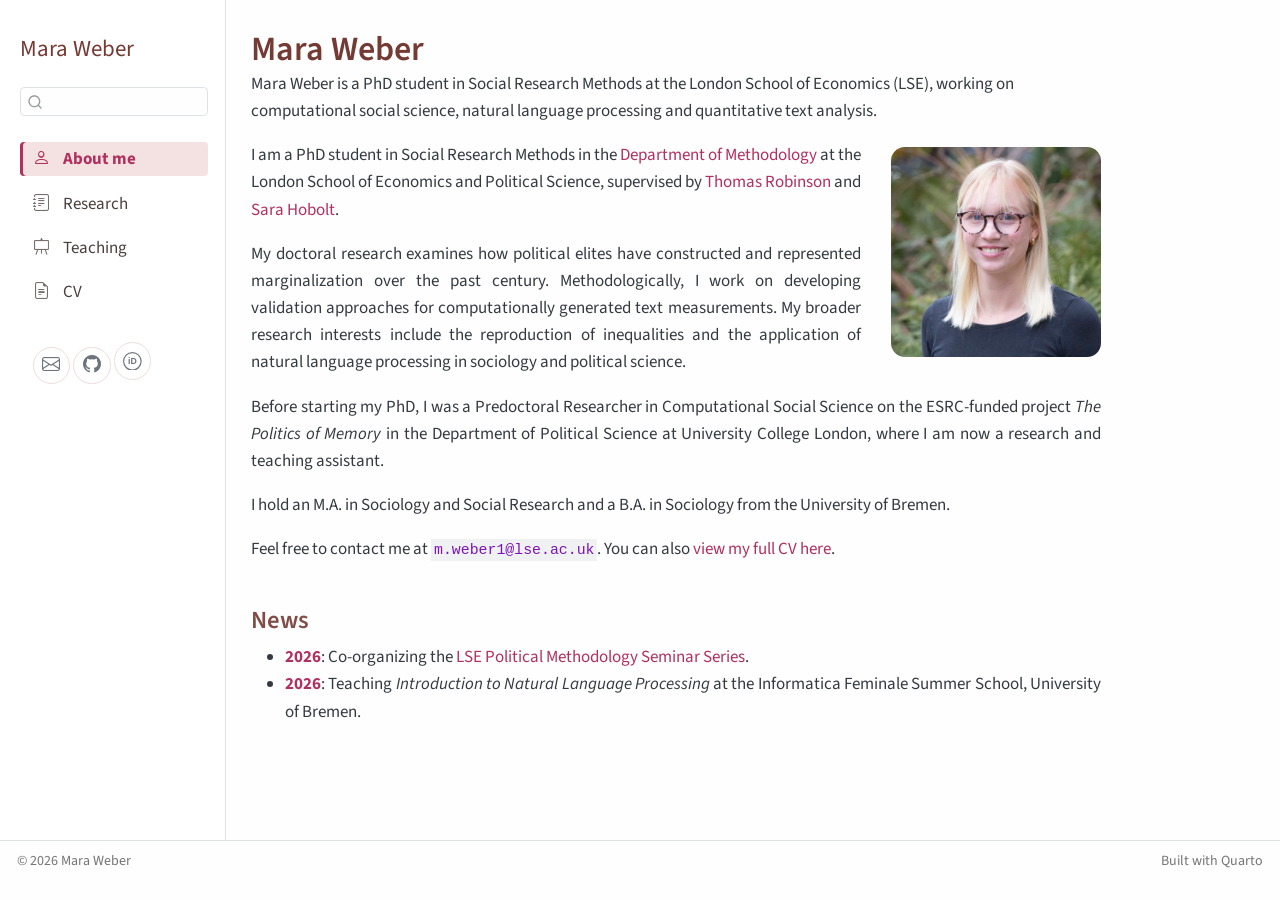
<file: index.html>
<!DOCTYPE html>
<html xmlns="http://www.w3.org/1999/xhtml" lang="en" xml:lang="en"><head>

<meta charset="utf-8">
<meta name="generator" content="quarto-1.10.18">

<meta name="viewport" content="width=device-width, initial-scale=1.0, user-scalable=yes">

<meta name="description" content="Mara Weber is a PhD student in Social Research Methods at the London School of Economics (LSE), working on computational social science, natural language processing and quantitative text analysis.">

<title>Mara Weber</title>
<style>
/* Default styles provided by pandoc.
** See https://pandoc.org/MANUAL.html#variables-for-html for config info.
*/
span.smallcaps{font-variant: small-caps;}
div.columns{display: flex; gap: 1.5em;}
div.column{flex: auto;}
@media screen {
div.columns{gap: min(4vw, 1.5em);}
div.column{overflow-x: auto;}
}
div.hanging-indent{margin-left: 1.5em; text-indent: -1.5em;}
ul.task-list{list-style: none;}
ul.task-list li input[type="checkbox"] {
  width: 0.8em;
  margin: 0 0.8em 0.2em -1em; /* quarto-specific, see https://github.com/quarto-dev/quarto-cli/issues/4556 */ 
  vertical-align: middle;
}
</style>


<script src="site_libs/quarto-nav/quarto-nav.js"></script>
<script src="site_libs/quarto-nav/headroom.min.js"></script>
<script src="site_libs/clipboard/clipboard.min.js"></script>
<script src="site_libs/quarto-search/autocomplete.umd.js"></script>
<script src="site_libs/quarto-search/fuse.min.js"></script>
<script src="site_libs/quarto-search/quarto-search.js"></script>
<meta name="quarto:offset" content="./">
<link href="./images/favicon.svg" rel="icon" type="image/svg+xml">
<script src="site_libs/quarto-html/quarto.js" type="module"></script>
<script src="site_libs/quarto-html/tabsets/tabsets.js" type="module"></script>
<script src="site_libs/quarto-html/popper.min.js"></script>
<script src="site_libs/quarto-html/tippy.umd.min.js"></script>
<script src="site_libs/quarto-html/anchor.min.js"></script>
<link href="site_libs/quarto-html/tippy.css" rel="stylesheet">
<link href="site_libs/quarto-html/quarto-syntax-highlighting-64a204ab8560d761af7679ceaba22944.css" rel="stylesheet" id="quarto-text-highlighting-styles">
<script src="site_libs/bootstrap/bootstrap.min.js"></script>
<link href="site_libs/bootstrap/bootstrap-icons.css" rel="stylesheet">
<link href="site_libs/bootstrap/bootstrap-e20942fcc55a26b953b46695094b68a5.min.css" rel="stylesheet" append-hash="true" id="quarto-bootstrap" data-mode="light">
<script id="quarto-search-options" type="application/json">{
  "location": "sidebar",
  "copy-button": false,
  "collapse-after": 3,
  "panel-placement": "start",
  "type": "textbox",
  "limit": 50,
  "keyboard-shortcut": [
    "f",
    "/",
    "s"
  ],
  "show-item-context": false,
  "language": {
    "search-no-results-text": "No results",
    "search-matching-documents-text": "matching documents",
    "search-copy-link-title": "Copy link to search",
    "search-hide-matches-text": "Hide additional matches",
    "search-more-match-text": "more match in this document",
    "search-more-matches-text": "more matches in this document",
    "search-clear-button-title": "Clear",
    "search-text-placeholder": "",
    "search-detached-cancel-button-title": "Cancel",
    "search-submit-button-title": "Submit",
    "search-label": "Search"
  }
}</script>
<style>html{ scroll-behavior: smooth; }</style>
<meta name="google-site-verification" content="Zqq8sbmOnCHsfgMhKdx9o4PV3wAynNf_Cgp8A-0gIIA">


<meta property="og:title" content="Mara Weber">
<meta property="og:description" content="Mara Weber is a PhD student in Social Research Methods at the London School of Economics (LSE), working on computational social science, natural language processing and quantitative text analysis.">
<meta property="og:image" content="https://marathwe.github.io/images/profile.jpg">
<meta property="og:site_name" content="Mara Weber">
</head>

<body class="nav-sidebar docked fullcontent quarto-light">

<div id="quarto-search-results"></div>
  <header id="quarto-header" class="headroom fixed-top">
  <nav class="quarto-secondary-nav">
    <div class="container-fluid d-flex">
      <button type="button" class="quarto-btn-toggle btn" data-bs-toggle="collapse" role="button" data-bs-target=".quarto-sidebar-collapse-item" aria-controls="quarto-sidebar" aria-expanded="false" aria-label="Toggle sidebar navigation" onclick="if (window.quartoToggleHeadroom) { window.quartoToggleHeadroom(); }">
        <i class="bi bi-layout-text-sidebar-reverse"></i>
      </button>
        <nav class="quarto-page-breadcrumbs" aria-label="breadcrumb"><ol class="breadcrumb"><li class="breadcrumb-item"><a href="./index.html"><i class="bi bi-person"></i> About me</a></li></ol></nav>
        <a class="flex-grow-1" role="navigation" data-bs-toggle="collapse" data-bs-target=".quarto-sidebar-collapse-item" aria-controls="quarto-sidebar" aria-expanded="false" aria-label="Toggle sidebar navigation" onclick="if (window.quartoToggleHeadroom) { window.quartoToggleHeadroom(); }">      
        </a>
      <button type="button" class="btn quarto-search-button" aria-label="Search" onclick="window.quartoOpenSearch();">
        <i class="bi bi-search"></i>
      </button>
    </div>
  </nav>
</header>
<!-- content -->
<div id="quarto-content" class="quarto-container page-columns page-rows-contents page-layout-article">
<!-- sidebar -->
  <nav id="quarto-sidebar" class="sidebar collapse collapse-horizontal quarto-sidebar-collapse-item sidebar-navigation docked overflow-auto">
    <div class="pt-lg-2 mt-2 text-left sidebar-header">
    <div class="sidebar-title mb-0 py-0">
      <a href="./">Mara Weber</a> 
    </div>
      </div>
        <div class="mt-2 flex-shrink-0 align-items-center">
        <div class="sidebar-search">
        <div id="quarto-search" class="" title="Search"></div>
        </div>
        </div>
    <div class="sidebar-menu-container"> 
    <ul class="list-unstyled mt-1">
        <li class="sidebar-item">
  <div class="sidebar-item-container"> 
  <a href="./index.html" class="sidebar-item-text sidebar-link active">
 <span class="menu-text"><i class="bi bi-person"></i> About me</span></a>
  </div>
</li>
        <li class="sidebar-item">
  <div class="sidebar-item-container"> 
  <a href="./research.html" class="sidebar-item-text sidebar-link">
 <span class="menu-text"><i class="bi bi-journal-text"></i> Research</span></a>
  </div>
</li>
        <li class="sidebar-item">
  <div class="sidebar-item-container"> 
  <a href="./teaching.html" class="sidebar-item-text sidebar-link">
 <span class="menu-text"><i class="bi bi-easel"></i> Teaching</span></a>
  </div>
</li>
        <li class="sidebar-item">
  <div class="sidebar-item-container"> 
  <a href="./cv.html" class="sidebar-item-text sidebar-link">
 <span class="menu-text"><i class="bi bi-file-earmark-text"></i> CV</span></a>
  </div>
</li>
    </ul>
    </div>
<div class="quarto-sidebar-footer"><div class="sidebar-footer-item">
<div class="sidebar-icons">
<p><a href="mailto:maratheresaweber@googlemail.com" aria-label="Email" title="Email"><i class="bi bi-envelope"></i></a> <a href="https://github.com/marathwe" aria-label="GitHub" title="GitHub"><i class="bi bi-github"></i></a> <a href="https://orcid.org/0009-0000-2102-072X" aria-label="ORCID" title="ORCID"><svg class="orcid-icon" viewbox="0 0 256 256" aria-hidden="true"><circle cx="128" cy="128" r="120" fill="none" stroke="currentColor" stroke-width="16"></circle><text x="128" y="170" text-anchor="middle" font-family="Arial, sans-serif" font-weight="700" font-size="120" fill="currentColor">iD</text></svg></a></p>
</div>
</div></div></nav>
<div id="quarto-sidebar-glass" class="quarto-sidebar-collapse-item" data-bs-toggle="collapse" data-bs-target=".quarto-sidebar-collapse-item"></div>
<!-- margin-sidebar -->
    
<!-- main -->
<main class="content" id="quarto-document-content">

<header id="title-block-header" class="quarto-title-block default">
<div class="quarto-title">
<h1 class="title">Mara Weber</h1>
</div>

<div>
  <div class="description">
    Mara Weber is a PhD student in Social Research Methods at the London School of Economics (LSE), working on computational social science, natural language processing and quantitative text analysis.
  </div>
</div>


<div class="quarto-title-meta">

    
  
    
  </div>
  


</header>


<p><img src="images/profile-face.jpg" class="profile-photo img-fluid" alt="Portrait of Mara Weber"></p>
<p>I am a PhD student in Social Research Methods in the <a href="https://www.lse.ac.uk/methodology">Department of Methodology</a> at the London School of Economics and Political Science, supervised by <a href="https://ts-robinson.com/">Thomas Robinson</a> and <a href="https://hobolt.com/">Sara Hobolt</a>.</p>
<p>My doctoral research examines how political elites have constructed and represented marginalization over the past century. Methodologically, I work on developing validation approaches for computationally generated text measurements. My broader research interests include the reproduction of inequalities and the application of natural language processing in sociology and political science.</p>
<p>Before starting my PhD, I was a Predoctoral Researcher in Computational Social Science on the ESRC-funded project <em>The Politics of Memory</em> in the Department of Political Science at University College London, where I am now a research and teaching assistant.</p>
<p>I hold an M.A.&nbsp;in Sociology and Social Research and a B.A. in Sociology from the University of Bremen.</p>
<p>Feel free to contact me at <code>m.weber1@lse.ac.uk</code>. You can also <a href="files/CV_Weber.pdf">view my full CV here</a>.</p>
<div class="clear">

</div>
<section id="news" class="level3">
<h3 class="anchored" data-anchor-id="news">News</h3>
<ul>
<li><strong>2026</strong>: Co-organizing the <a href="https://www.lse.ac.uk/methodology/research/lse-political-methodology-seminar-series">LSE Political Methodology Seminar Series</a>.</li>
<li><strong>2026</strong>: Teaching <em>Introduction to Natural Language Processing</em> at the Informatica Feminale Summer School, University of Bremen.</li>
</ul>


</section>

</main> <!-- /main -->
<script id="quarto-html-after-body" type="application/javascript">
  window.document.addEventListener("DOMContentLoaded", function (event) {
    const icon = "";
    const anchorJS = new window.AnchorJS();
    anchorJS.options = {
      placement: 'right',
      icon: icon
    };
    anchorJS.add('.anchored');
    const isCodeAnnotation = (el) => {
      for (const clz of el.classList) {
        if (clz.startsWith('code-annotation-')) {                     
          return true;
        }
      }
      return false;
    }
    const onCopySuccess = function(e) {
      // button target
      const button = e.trigger;
      // don't keep focus
      button.blur();
      // flash "checked"
      button.classList.add('code-copy-button-checked');
      var currentTitle = button.getAttribute("title");
      button.setAttribute("title", "Copied!");
      let tooltip;
      if (window.bootstrap) {
        button.setAttribute("data-bs-toggle", "tooltip");
        button.setAttribute("data-bs-placement", "left");
        button.setAttribute("data-bs-title", "Copied!");
        tooltip = new bootstrap.Tooltip(button, 
          { trigger: "manual", 
            customClass: "code-copy-button-tooltip",
            offset: [0, -8]});
        tooltip.show();    
      }
      setTimeout(function() {
        if (tooltip) {
          tooltip.hide();
          button.removeAttribute("data-bs-title");
          button.removeAttribute("data-bs-toggle");
          button.removeAttribute("data-bs-placement");
        }
        button.setAttribute("title", currentTitle);
        button.classList.remove('code-copy-button-checked');
      }, 1000);
      // clear code selection
      e.clearSelection();
    }
    const getTextToCopy = function(trigger) {
      const outerScaffold = trigger.parentElement.cloneNode(true);
      const codeEl = outerScaffold.querySelector('code');
      for (const childEl of codeEl.children) {
        if (isCodeAnnotation(childEl)) {
          childEl.remove();
        }
      }
      return codeEl.innerText;
    }
    const clipboard = new window.ClipboardJS('.code-copy-button:not([data-in-quarto-modal])', {
      text: getTextToCopy
    });
    clipboard.on('success', onCopySuccess);
    if (window.document.getElementById('quarto-embedded-source-code-modal')) {
      const clipboardModal = new window.ClipboardJS('.code-copy-button[data-in-quarto-modal]', {
        text: getTextToCopy,
        container: window.document.getElementById('quarto-embedded-source-code-modal')
      });
      clipboardModal.on('success', onCopySuccess);
    }
      var localhostRegex = new RegExp(/^(?:http|https):\/\/localhost\:?[0-9]*\//);
      var mailtoRegex = new RegExp(/^mailto:/);
        var filterRegex = new RegExp("https:\/\/marathwe\.github\.io");
      var isInternal = (href) => {
          return filterRegex.test(href) || localhostRegex.test(href) || mailtoRegex.test(href);
      }
      // Inspect non-navigation links and adorn them if external
     var links = window.document.querySelectorAll('a[href]:not(.nav-link):not(.navbar-brand):not(.toc-action):not(.sidebar-link):not(.sidebar-item-toggle):not(.pagination-link):not(.no-external):not([aria-hidden]):not(.dropdown-item):not(.quarto-navigation-tool):not(.about-link)');
      for (var i=0; i<links.length; i++) {
        const link = links[i];
        if (!isInternal(link.href)) {
          // undo the damage that might have been done by quarto-nav.js in the case of
          // links that we want to consider external
          if (link.dataset.originalHref !== undefined) {
            link.href = link.dataset.originalHref;
          }
            // target, if specified
            link.setAttribute("target", "_blank");
            if (link.getAttribute("rel") === null) {
              link.setAttribute("rel", "noopener");
            }
        }
      }
    function tippyHover(el, contentFn, onTriggerFn, onUntriggerFn) {
      const config = {
        allowHTML: true,
        maxWidth: 500,
        delay: 100,
        arrow: false,
        appendTo: function(el) {
            return el.parentElement;
        },
        interactive: true,
        interactiveBorder: 10,
        theme: 'quarto',
        placement: 'bottom-start',
      };
      if (contentFn) {
        config.content = contentFn;
      }
      if (onTriggerFn) {
        config.onTrigger = onTriggerFn;
      }
      if (onUntriggerFn) {
        config.onUntrigger = onUntriggerFn;
      }
      window.tippy(el, config); 
    }
    const noterefs = window.document.querySelectorAll('a[role="doc-noteref"]');
    for (var i=0; i<noterefs.length; i++) {
      const ref = noterefs[i];
      tippyHover(ref, function() {
        // use id or data attribute instead here
        let href = ref.getAttribute('data-footnote-href') || ref.getAttribute('href');
        try { href = new URL(href).hash; } catch {}
        const id = href.replace(/^#\/?/, "");
        const note = window.document.getElementById(id);
        if (note) {
          return note.innerHTML;
        } else {
          return "";
        }
      });
    }
    const xrefs = window.document.querySelectorAll('a.quarto-xref');
    const processXRef = (id, note) => {
      // Strip column container classes
      const stripColumnClz = (el) => {
        el.classList.remove("page-full", "page-columns");
        if (el.children) {
          for (const child of el.children) {
            stripColumnClz(child);
          }
        }
      }
      stripColumnClz(note)
      if (id === null || id.startsWith('sec-')) {
        // Special case sections, only their first couple elements
        const container = document.createElement("div");
        if (note.children && note.children.length > 2) {
          container.appendChild(note.children[0].cloneNode(true));
          for (let i = 1; i < note.children.length; i++) {
            const child = note.children[i];
            if (child.tagName === "P" && child.innerText === "") {
              continue;
            } else {
              container.appendChild(child.cloneNode(true));
              break;
            }
          }
          if (window.Quarto?.typesetMath) {
            window.Quarto.typesetMath(container);
          }
          return container.innerHTML
        } else {
          if (window.Quarto?.typesetMath) {
            window.Quarto.typesetMath(note);
          }
          return note.innerHTML;
        }
      } else {
        // Remove any anchor links if they are present
        const anchorLink = note.querySelector('a.anchorjs-link');
        if (anchorLink) {
          anchorLink.remove();
        }
        if (window.Quarto?.typesetMath) {
          window.Quarto.typesetMath(note);
        }
        if (note.classList.contains("callout")) {
          return note.outerHTML;
        } else {
          return note.innerHTML;
        }
      }
    }
    for (var i=0; i<xrefs.length; i++) {
      const xref = xrefs[i];
      tippyHover(xref, undefined, function(instance) {
        instance.disable();
        let url = xref.getAttribute('href');
        let hash = undefined; 
        if (url.startsWith('#')) {
          hash = url;
        } else {
          try { hash = new URL(url).hash; } catch {}
        }
        if (hash) {
          const id = hash.replace(/^#\/?/, "");
          const note = window.document.getElementById(id);
          if (note !== null) {
            try {
              const html = processXRef(id, note.cloneNode(true));
              instance.setContent(html);
            } finally {
              instance.enable();
              instance.show();
            }
          } else {
            // See if we can fetch this
            fetch(url.split('#')[0])
            .then(res => res.text())
            .then(html => {
              const parser = new DOMParser();
              const htmlDoc = parser.parseFromString(html, "text/html");
              const note = htmlDoc.getElementById(id);
              if (note !== null) {
                const html = processXRef(id, note);
                instance.setContent(html);
              } 
            }).finally(() => {
              instance.enable();
              instance.show();
            });
          }
        } else {
          // See if we can fetch a full url (with no hash to target)
          // This is a special case and we should probably do some content thinning / targeting
          fetch(url)
          .then(res => res.text())
          .then(html => {
            const parser = new DOMParser();
            const htmlDoc = parser.parseFromString(html, "text/html");
            const note = htmlDoc.querySelector('main.content');
            if (note !== null) {
              // This should only happen for chapter cross references
              // (since there is no id in the URL)
              // remove the first header
              if (note.children.length > 0 && note.children[0].tagName === "HEADER") {
                note.children[0].remove();
              }
              const html = processXRef(null, note);
              instance.setContent(html);
            } 
          }).finally(() => {
            instance.enable();
            instance.show();
          });
        }
      }, function(instance) {
      });
    }
        let selectedAnnoteEl;
        const selectorForAnnotation = ( cell, annotation) => {
          let cellAttr = 'data-code-cell="' + cell + '"';
          let lineAttr = 'data-code-annotation="' +  annotation + '"';
          const selector = 'span[' + cellAttr + '][' + lineAttr + ']';
          return selector;
        }
        const selectCodeLines = (annoteEl) => {
          const doc = window.document;
          const targetCell = annoteEl.getAttribute("data-target-cell");
          const targetAnnotation = annoteEl.getAttribute("data-target-annotation");
          const annoteSpan = window.document.querySelector(selectorForAnnotation(targetCell, targetAnnotation));
          const lines = annoteSpan.getAttribute("data-code-lines").split(",");
          const lineIds = lines.map((line) => {
            return targetCell + "-" + line;
          })
          let top = null;
          let height = null;
          let parent = null;
          if (lineIds.length > 0) {
              //compute the position of the single el (top and bottom and make a div)
              const el = window.document.getElementById(lineIds[0]);
              top = el.offsetTop;
              height = el.offsetHeight;
              parent = el.parentElement.parentElement;
            if (lineIds.length > 1) {
              const lastEl = window.document.getElementById(lineIds[lineIds.length - 1]);
              const bottom = lastEl.offsetTop + lastEl.offsetHeight;
              height = bottom - top;
            }
            if (top !== null && height !== null && parent !== null) {
              // cook up a div (if necessary) and position it 
              let div = window.document.getElementById("code-annotation-line-highlight");
              if (div === null) {
                div = window.document.createElement("div");
                div.setAttribute("id", "code-annotation-line-highlight");
                div.style.position = 'absolute';
                parent.appendChild(div);
              }
              div.style.top = top - 2 + "px";
              div.style.height = height + 4 + "px";
              div.style.left = 0;
              let gutterDiv = window.document.getElementById("code-annotation-line-highlight-gutter");
              if (gutterDiv === null) {
                gutterDiv = window.document.createElement("div");
                gutterDiv.setAttribute("id", "code-annotation-line-highlight-gutter");
                gutterDiv.style.position = 'absolute';
                const codeCell = window.document.getElementById(targetCell);
                const gutter = codeCell.querySelector('.code-annotation-gutter');
                gutter.appendChild(gutterDiv);
              }
              gutterDiv.style.top = top - 2 + "px";
              gutterDiv.style.height = height + 4 + "px";
            }
            selectedAnnoteEl = annoteEl;
          }
        };
        const unselectCodeLines = () => {
          const elementsIds = ["code-annotation-line-highlight", "code-annotation-line-highlight-gutter"];
          elementsIds.forEach((elId) => {
            const div = window.document.getElementById(elId);
            if (div) {
              div.remove();
            }
          });
          selectedAnnoteEl = undefined;
        };
          // Handle positioning of the toggle
      window.addEventListener(
        "resize",
        throttle(() => {
          elRect = undefined;
          if (selectedAnnoteEl) {
            selectCodeLines(selectedAnnoteEl);
          }
        }, 10)
      );
      function throttle(fn, ms) {
      let throttle = false;
      let timer;
        return (...args) => {
          if(!throttle) { // first call gets through
              fn.apply(this, args);
              throttle = true;
          } else { // all the others get throttled
              if(timer) clearTimeout(timer); // cancel #2
              timer = setTimeout(() => {
                fn.apply(this, args);
                timer = throttle = false;
              }, ms);
          }
        };
      }
        // Attach click handler to the DT
        const annoteDls = window.document.querySelectorAll('dt[data-target-cell]');
        for (const annoteDlNode of annoteDls) {
          annoteDlNode.addEventListener('click', (event) => {
            const clickedEl = event.target;
            if (clickedEl !== selectedAnnoteEl) {
              unselectCodeLines();
              const activeEl = window.document.querySelector('dt[data-target-cell].code-annotation-active');
              if (activeEl) {
                activeEl.classList.remove('code-annotation-active');
              }
              selectCodeLines(clickedEl);
              clickedEl.classList.add('code-annotation-active');
            } else {
              // Unselect the line
              unselectCodeLines();
              clickedEl.classList.remove('code-annotation-active');
            }
          });
        }
    const findCites = (el) => {
      const parentEl = el.parentElement;
      if (parentEl) {
        const cites = parentEl.dataset.cites;
        if (cites) {
          return {
            el,
            cites: cites.split(' ')
          };
        } else {
          return findCites(el.parentElement)
        }
      } else {
        return undefined;
      }
    };
    var bibliorefs = window.document.querySelectorAll('a[role="doc-biblioref"]');
    for (var i=0; i<bibliorefs.length; i++) {
      const ref = bibliorefs[i];
      const citeInfo = findCites(ref);
      if (citeInfo) {
        tippyHover(citeInfo.el, function() {
          var popup = window.document.createElement('div');
          citeInfo.cites.forEach(function(cite) {
            var citeDiv = window.document.createElement('div');
            citeDiv.classList.add('hanging-indent');
            citeDiv.classList.add('csl-entry');
            var biblioDiv = window.document.getElementById('ref-' + cite);
            if (biblioDiv) {
              citeDiv.innerHTML = biblioDiv.innerHTML;
            }
            popup.appendChild(citeDiv);
          });
          return popup.innerHTML;
        });
      }
    }
  });
  </script>
</div> <!-- /content -->
<footer class="footer">
  <div class="nav-footer">
    <div class="nav-footer-left">
<p>© 2026 Mara Weber</p>
</div>   
    <div class="nav-footer-center">
      &nbsp;
    </div>
    <div class="nav-footer-right">
<p>Built with <a href="https://quarto.org">Quarto</a></p>
</div>
  </div>
</footer>




<script src="site_libs/quarto-html/zenscroll-min.js"></script>
</body></html>
</file>
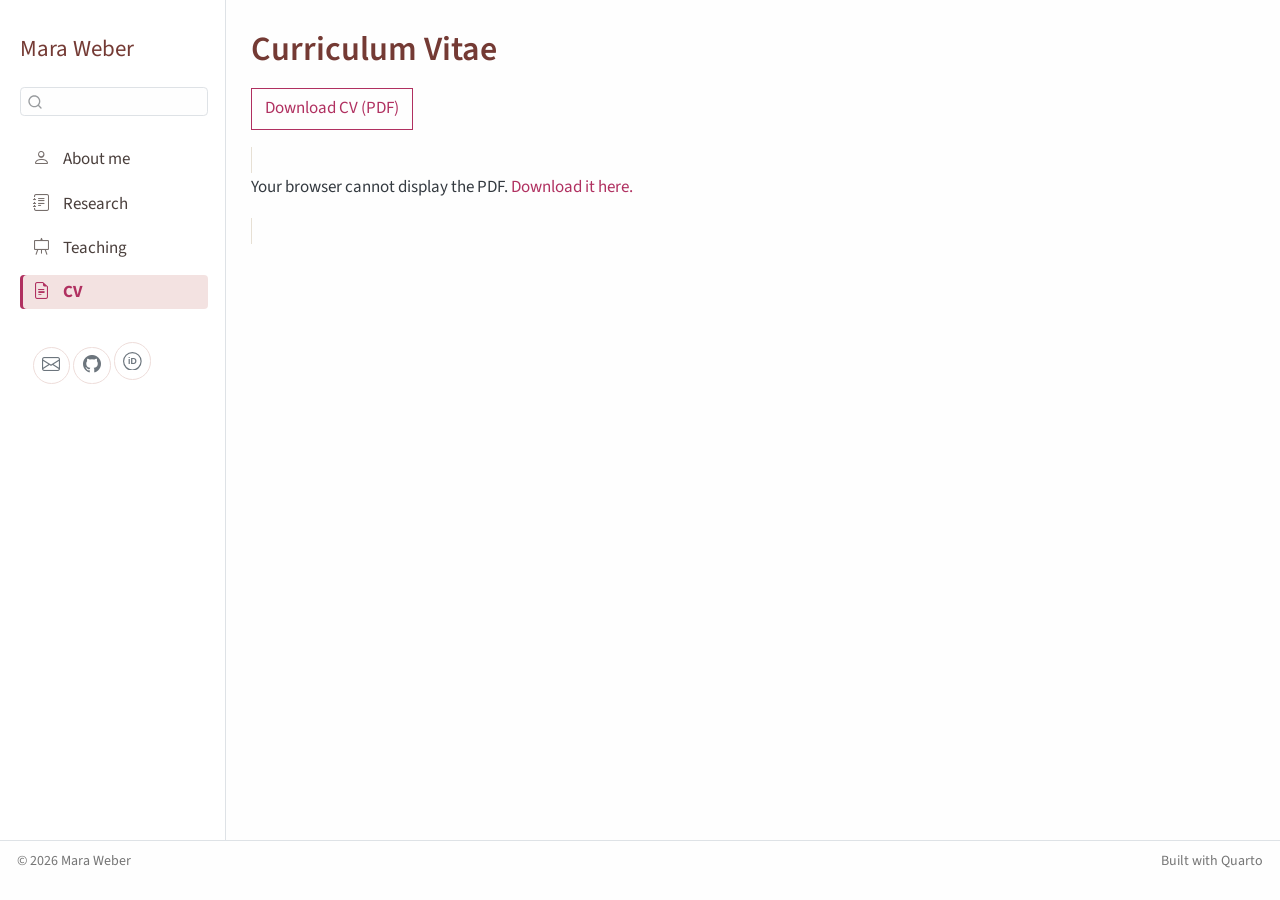
<file: cv.html>
<!DOCTYPE html>
<html xmlns="http://www.w3.org/1999/xhtml" lang="en" xml:lang="en"><head>

<meta charset="utf-8">
<meta name="generator" content="quarto-1.10.18">

<meta name="viewport" content="width=device-width, initial-scale=1.0, user-scalable=yes">


<title>Curriculum Vitae – Mara Weber</title>
<style>
/* Default styles provided by pandoc.
** See https://pandoc.org/MANUAL.html#variables-for-html for config info.
*/
span.smallcaps{font-variant: small-caps;}
div.columns{display: flex; gap: 1.5em;}
div.column{flex: auto;}
@media screen {
div.columns{gap: min(4vw, 1.5em);}
div.column{overflow-x: auto;}
}
div.hanging-indent{margin-left: 1.5em; text-indent: -1.5em;}
ul.task-list{list-style: none;}
ul.task-list li input[type="checkbox"] {
  width: 0.8em;
  margin: 0 0.8em 0.2em -1em; /* quarto-specific, see https://github.com/quarto-dev/quarto-cli/issues/4556 */ 
  vertical-align: middle;
}
</style>


<script src="site_libs/quarto-nav/quarto-nav.js"></script>
<script src="site_libs/quarto-nav/headroom.min.js"></script>
<script src="site_libs/clipboard/clipboard.min.js"></script>
<script src="site_libs/quarto-search/autocomplete.umd.js"></script>
<script src="site_libs/quarto-search/fuse.min.js"></script>
<script src="site_libs/quarto-search/quarto-search.js"></script>
<meta name="quarto:offset" content="./">
<link href="./images/favicon.svg" rel="icon" type="image/svg+xml">
<script src="site_libs/quarto-html/quarto.js" type="module"></script>
<script src="site_libs/quarto-html/tabsets/tabsets.js" type="module"></script>
<script src="site_libs/quarto-html/popper.min.js"></script>
<script src="site_libs/quarto-html/tippy.umd.min.js"></script>
<script src="site_libs/quarto-html/anchor.min.js"></script>
<link href="site_libs/quarto-html/tippy.css" rel="stylesheet">
<link href="site_libs/quarto-html/quarto-syntax-highlighting-64a204ab8560d761af7679ceaba22944.css" rel="stylesheet" id="quarto-text-highlighting-styles">
<script src="site_libs/bootstrap/bootstrap.min.js"></script>
<link href="site_libs/bootstrap/bootstrap-icons.css" rel="stylesheet">
<link href="site_libs/bootstrap/bootstrap-e20942fcc55a26b953b46695094b68a5.min.css" rel="stylesheet" append-hash="true" id="quarto-bootstrap" data-mode="light">
<script id="quarto-search-options" type="application/json">{
  "location": "sidebar",
  "copy-button": false,
  "collapse-after": 3,
  "panel-placement": "start",
  "type": "textbox",
  "limit": 50,
  "keyboard-shortcut": [
    "f",
    "/",
    "s"
  ],
  "show-item-context": false,
  "language": {
    "search-no-results-text": "No results",
    "search-matching-documents-text": "matching documents",
    "search-copy-link-title": "Copy link to search",
    "search-hide-matches-text": "Hide additional matches",
    "search-more-match-text": "more match in this document",
    "search-more-matches-text": "more matches in this document",
    "search-clear-button-title": "Clear",
    "search-text-placeholder": "",
    "search-detached-cancel-button-title": "Cancel",
    "search-submit-button-title": "Submit",
    "search-label": "Search"
  }
}</script>
<style>html{ scroll-behavior: smooth; }</style>
<meta name="google-site-verification" content="Zqq8sbmOnCHsfgMhKdx9o4PV3wAynNf_Cgp8A-0gIIA">


<meta property="og:title" content="Curriculum Vitae – Mara Weber">
<meta property="og:description" content="Mara Weber, PhD student in Social Research Methods at the London School of Economics, working on computational social science and quantitative text analysis.">
<meta property="og:site_name" content="Mara Weber">
</head>

<body class="nav-sidebar docked fullcontent quarto-light">

<div id="quarto-search-results"></div>
  <header id="quarto-header" class="headroom fixed-top">
  <nav class="quarto-secondary-nav">
    <div class="container-fluid d-flex">
      <button type="button" class="quarto-btn-toggle btn" data-bs-toggle="collapse" role="button" data-bs-target=".quarto-sidebar-collapse-item" aria-controls="quarto-sidebar" aria-expanded="false" aria-label="Toggle sidebar navigation" onclick="if (window.quartoToggleHeadroom) { window.quartoToggleHeadroom(); }">
        <i class="bi bi-layout-text-sidebar-reverse"></i>
      </button>
        <nav class="quarto-page-breadcrumbs" aria-label="breadcrumb"><ol class="breadcrumb"><li class="breadcrumb-item"><a href="./cv.html"><i class="bi bi-file-earmark-text"></i> CV</a></li></ol></nav>
        <a class="flex-grow-1" role="navigation" data-bs-toggle="collapse" data-bs-target=".quarto-sidebar-collapse-item" aria-controls="quarto-sidebar" aria-expanded="false" aria-label="Toggle sidebar navigation" onclick="if (window.quartoToggleHeadroom) { window.quartoToggleHeadroom(); }">      
        </a>
      <button type="button" class="btn quarto-search-button" aria-label="Search" onclick="window.quartoOpenSearch();">
        <i class="bi bi-search"></i>
      </button>
    </div>
  </nav>
</header>
<!-- content -->
<div id="quarto-content" class="quarto-container page-columns page-rows-contents page-layout-article">
<!-- sidebar -->
  <nav id="quarto-sidebar" class="sidebar collapse collapse-horizontal quarto-sidebar-collapse-item sidebar-navigation docked overflow-auto">
    <div class="pt-lg-2 mt-2 text-left sidebar-header">
    <div class="sidebar-title mb-0 py-0">
      <a href="./">Mara Weber</a> 
    </div>
      </div>
        <div class="mt-2 flex-shrink-0 align-items-center">
        <div class="sidebar-search">
        <div id="quarto-search" class="" title="Search"></div>
        </div>
        </div>
    <div class="sidebar-menu-container"> 
    <ul class="list-unstyled mt-1">
        <li class="sidebar-item">
  <div class="sidebar-item-container"> 
  <a href="./index.html" class="sidebar-item-text sidebar-link">
 <span class="menu-text"><i class="bi bi-person"></i> About me</span></a>
  </div>
</li>
        <li class="sidebar-item">
  <div class="sidebar-item-container"> 
  <a href="./research.html" class="sidebar-item-text sidebar-link">
 <span class="menu-text"><i class="bi bi-journal-text"></i> Research</span></a>
  </div>
</li>
        <li class="sidebar-item">
  <div class="sidebar-item-container"> 
  <a href="./teaching.html" class="sidebar-item-text sidebar-link">
 <span class="menu-text"><i class="bi bi-easel"></i> Teaching</span></a>
  </div>
</li>
        <li class="sidebar-item">
  <div class="sidebar-item-container"> 
  <a href="./cv.html" class="sidebar-item-text sidebar-link active">
 <span class="menu-text"><i class="bi bi-file-earmark-text"></i> CV</span></a>
  </div>
</li>
    </ul>
    </div>
<div class="quarto-sidebar-footer"><div class="sidebar-footer-item">
<div class="sidebar-icons">
<p><a href="mailto:maratheresaweber@googlemail.com" aria-label="Email" title="Email"><i class="bi bi-envelope"></i></a> <a href="https://github.com/marathwe" aria-label="GitHub" title="GitHub"><i class="bi bi-github"></i></a> <a href="https://orcid.org/0009-0000-2102-072X" aria-label="ORCID" title="ORCID"><svg class="orcid-icon" viewbox="0 0 256 256" aria-hidden="true"><circle cx="128" cy="128" r="120" fill="none" stroke="currentColor" stroke-width="16"></circle><text x="128" y="170" text-anchor="middle" font-family="Arial, sans-serif" font-weight="700" font-size="120" fill="currentColor">iD</text></svg></a></p>
</div>
</div></div></nav>
<div id="quarto-sidebar-glass" class="quarto-sidebar-collapse-item" data-bs-toggle="collapse" data-bs-target=".quarto-sidebar-collapse-item"></div>
<!-- margin-sidebar -->
    
<!-- main -->
<main class="content" id="quarto-document-content">

<header id="title-block-header" class="quarto-title-block default">
<div class="quarto-title">
<h1 class="title">Curriculum Vitae</h1>
</div>



<div class="quarto-title-meta">

    
  
    
  </div>
  


</header>


<p><a href="files/CV_Weber.pdf" class="btn btn-outline-primary">Download CV (PDF)</a></p>
<object data="files/CV_Weber.pdf" type="application/pdf" width="100%" style="height: 85vh; margin-top: 1rem; border: 1px solid #e7e0d4;">
  <p>Your browser cannot display the PDF. <a href="files/CV_Weber.pdf">Download it here.</a></p>
</object>



</main> <!-- /main -->
<script id="quarto-html-after-body" type="application/javascript">
  window.document.addEventListener("DOMContentLoaded", function (event) {
    const icon = "";
    const anchorJS = new window.AnchorJS();
    anchorJS.options = {
      placement: 'right',
      icon: icon
    };
    anchorJS.add('.anchored');
    const isCodeAnnotation = (el) => {
      for (const clz of el.classList) {
        if (clz.startsWith('code-annotation-')) {                     
          return true;
        }
      }
      return false;
    }
    const onCopySuccess = function(e) {
      // button target
      const button = e.trigger;
      // don't keep focus
      button.blur();
      // flash "checked"
      button.classList.add('code-copy-button-checked');
      var currentTitle = button.getAttribute("title");
      button.setAttribute("title", "Copied!");
      let tooltip;
      if (window.bootstrap) {
        button.setAttribute("data-bs-toggle", "tooltip");
        button.setAttribute("data-bs-placement", "left");
        button.setAttribute("data-bs-title", "Copied!");
        tooltip = new bootstrap.Tooltip(button, 
          { trigger: "manual", 
            customClass: "code-copy-button-tooltip",
            offset: [0, -8]});
        tooltip.show();    
      }
      setTimeout(function() {
        if (tooltip) {
          tooltip.hide();
          button.removeAttribute("data-bs-title");
          button.removeAttribute("data-bs-toggle");
          button.removeAttribute("data-bs-placement");
        }
        button.setAttribute("title", currentTitle);
        button.classList.remove('code-copy-button-checked');
      }, 1000);
      // clear code selection
      e.clearSelection();
    }
    const getTextToCopy = function(trigger) {
      const outerScaffold = trigger.parentElement.cloneNode(true);
      const codeEl = outerScaffold.querySelector('code');
      for (const childEl of codeEl.children) {
        if (isCodeAnnotation(childEl)) {
          childEl.remove();
        }
      }
      return codeEl.innerText;
    }
    const clipboard = new window.ClipboardJS('.code-copy-button:not([data-in-quarto-modal])', {
      text: getTextToCopy
    });
    clipboard.on('success', onCopySuccess);
    if (window.document.getElementById('quarto-embedded-source-code-modal')) {
      const clipboardModal = new window.ClipboardJS('.code-copy-button[data-in-quarto-modal]', {
        text: getTextToCopy,
        container: window.document.getElementById('quarto-embedded-source-code-modal')
      });
      clipboardModal.on('success', onCopySuccess);
    }
      var localhostRegex = new RegExp(/^(?:http|https):\/\/localhost\:?[0-9]*\//);
      var mailtoRegex = new RegExp(/^mailto:/);
        var filterRegex = new RegExp("https:\/\/marathwe\.github\.io");
      var isInternal = (href) => {
          return filterRegex.test(href) || localhostRegex.test(href) || mailtoRegex.test(href);
      }
      // Inspect non-navigation links and adorn them if external
     var links = window.document.querySelectorAll('a[href]:not(.nav-link):not(.navbar-brand):not(.toc-action):not(.sidebar-link):not(.sidebar-item-toggle):not(.pagination-link):not(.no-external):not([aria-hidden]):not(.dropdown-item):not(.quarto-navigation-tool):not(.about-link)');
      for (var i=0; i<links.length; i++) {
        const link = links[i];
        if (!isInternal(link.href)) {
          // undo the damage that might have been done by quarto-nav.js in the case of
          // links that we want to consider external
          if (link.dataset.originalHref !== undefined) {
            link.href = link.dataset.originalHref;
          }
            // target, if specified
            link.setAttribute("target", "_blank");
            if (link.getAttribute("rel") === null) {
              link.setAttribute("rel", "noopener");
            }
        }
      }
    function tippyHover(el, contentFn, onTriggerFn, onUntriggerFn) {
      const config = {
        allowHTML: true,
        maxWidth: 500,
        delay: 100,
        arrow: false,
        appendTo: function(el) {
            return el.parentElement;
        },
        interactive: true,
        interactiveBorder: 10,
        theme: 'quarto',
        placement: 'bottom-start',
      };
      if (contentFn) {
        config.content = contentFn;
      }
      if (onTriggerFn) {
        config.onTrigger = onTriggerFn;
      }
      if (onUntriggerFn) {
        config.onUntrigger = onUntriggerFn;
      }
      window.tippy(el, config); 
    }
    const noterefs = window.document.querySelectorAll('a[role="doc-noteref"]');
    for (var i=0; i<noterefs.length; i++) {
      const ref = noterefs[i];
      tippyHover(ref, function() {
        // use id or data attribute instead here
        let href = ref.getAttribute('data-footnote-href') || ref.getAttribute('href');
        try { href = new URL(href).hash; } catch {}
        const id = href.replace(/^#\/?/, "");
        const note = window.document.getElementById(id);
        if (note) {
          return note.innerHTML;
        } else {
          return "";
        }
      });
    }
    const xrefs = window.document.querySelectorAll('a.quarto-xref');
    const processXRef = (id, note) => {
      // Strip column container classes
      const stripColumnClz = (el) => {
        el.classList.remove("page-full", "page-columns");
        if (el.children) {
          for (const child of el.children) {
            stripColumnClz(child);
          }
        }
      }
      stripColumnClz(note)
      if (id === null || id.startsWith('sec-')) {
        // Special case sections, only their first couple elements
        const container = document.createElement("div");
        if (note.children && note.children.length > 2) {
          container.appendChild(note.children[0].cloneNode(true));
          for (let i = 1; i < note.children.length; i++) {
            const child = note.children[i];
            if (child.tagName === "P" && child.innerText === "") {
              continue;
            } else {
              container.appendChild(child.cloneNode(true));
              break;
            }
          }
          if (window.Quarto?.typesetMath) {
            window.Quarto.typesetMath(container);
          }
          return container.innerHTML
        } else {
          if (window.Quarto?.typesetMath) {
            window.Quarto.typesetMath(note);
          }
          return note.innerHTML;
        }
      } else {
        // Remove any anchor links if they are present
        const anchorLink = note.querySelector('a.anchorjs-link');
        if (anchorLink) {
          anchorLink.remove();
        }
        if (window.Quarto?.typesetMath) {
          window.Quarto.typesetMath(note);
        }
        if (note.classList.contains("callout")) {
          return note.outerHTML;
        } else {
          return note.innerHTML;
        }
      }
    }
    for (var i=0; i<xrefs.length; i++) {
      const xref = xrefs[i];
      tippyHover(xref, undefined, function(instance) {
        instance.disable();
        let url = xref.getAttribute('href');
        let hash = undefined; 
        if (url.startsWith('#')) {
          hash = url;
        } else {
          try { hash = new URL(url).hash; } catch {}
        }
        if (hash) {
          const id = hash.replace(/^#\/?/, "");
          const note = window.document.getElementById(id);
          if (note !== null) {
            try {
              const html = processXRef(id, note.cloneNode(true));
              instance.setContent(html);
            } finally {
              instance.enable();
              instance.show();
            }
          } else {
            // See if we can fetch this
            fetch(url.split('#')[0])
            .then(res => res.text())
            .then(html => {
              const parser = new DOMParser();
              const htmlDoc = parser.parseFromString(html, "text/html");
              const note = htmlDoc.getElementById(id);
              if (note !== null) {
                const html = processXRef(id, note);
                instance.setContent(html);
              } 
            }).finally(() => {
              instance.enable();
              instance.show();
            });
          }
        } else {
          // See if we can fetch a full url (with no hash to target)
          // This is a special case and we should probably do some content thinning / targeting
          fetch(url)
          .then(res => res.text())
          .then(html => {
            const parser = new DOMParser();
            const htmlDoc = parser.parseFromString(html, "text/html");
            const note = htmlDoc.querySelector('main.content');
            if (note !== null) {
              // This should only happen for chapter cross references
              // (since there is no id in the URL)
              // remove the first header
              if (note.children.length > 0 && note.children[0].tagName === "HEADER") {
                note.children[0].remove();
              }
              const html = processXRef(null, note);
              instance.setContent(html);
            } 
          }).finally(() => {
            instance.enable();
            instance.show();
          });
        }
      }, function(instance) {
      });
    }
        let selectedAnnoteEl;
        const selectorForAnnotation = ( cell, annotation) => {
          let cellAttr = 'data-code-cell="' + cell + '"';
          let lineAttr = 'data-code-annotation="' +  annotation + '"';
          const selector = 'span[' + cellAttr + '][' + lineAttr + ']';
          return selector;
        }
        const selectCodeLines = (annoteEl) => {
          const doc = window.document;
          const targetCell = annoteEl.getAttribute("data-target-cell");
          const targetAnnotation = annoteEl.getAttribute("data-target-annotation");
          const annoteSpan = window.document.querySelector(selectorForAnnotation(targetCell, targetAnnotation));
          const lines = annoteSpan.getAttribute("data-code-lines").split(",");
          const lineIds = lines.map((line) => {
            return targetCell + "-" + line;
          })
          let top = null;
          let height = null;
          let parent = null;
          if (lineIds.length > 0) {
              //compute the position of the single el (top and bottom and make a div)
              const el = window.document.getElementById(lineIds[0]);
              top = el.offsetTop;
              height = el.offsetHeight;
              parent = el.parentElement.parentElement;
            if (lineIds.length > 1) {
              const lastEl = window.document.getElementById(lineIds[lineIds.length - 1]);
              const bottom = lastEl.offsetTop + lastEl.offsetHeight;
              height = bottom - top;
            }
            if (top !== null && height !== null && parent !== null) {
              // cook up a div (if necessary) and position it 
              let div = window.document.getElementById("code-annotation-line-highlight");
              if (div === null) {
                div = window.document.createElement("div");
                div.setAttribute("id", "code-annotation-line-highlight");
                div.style.position = 'absolute';
                parent.appendChild(div);
              }
              div.style.top = top - 2 + "px";
              div.style.height = height + 4 + "px";
              div.style.left = 0;
              let gutterDiv = window.document.getElementById("code-annotation-line-highlight-gutter");
              if (gutterDiv === null) {
                gutterDiv = window.document.createElement("div");
                gutterDiv.setAttribute("id", "code-annotation-line-highlight-gutter");
                gutterDiv.style.position = 'absolute';
                const codeCell = window.document.getElementById(targetCell);
                const gutter = codeCell.querySelector('.code-annotation-gutter');
                gutter.appendChild(gutterDiv);
              }
              gutterDiv.style.top = top - 2 + "px";
              gutterDiv.style.height = height + 4 + "px";
            }
            selectedAnnoteEl = annoteEl;
          }
        };
        const unselectCodeLines = () => {
          const elementsIds = ["code-annotation-line-highlight", "code-annotation-line-highlight-gutter"];
          elementsIds.forEach((elId) => {
            const div = window.document.getElementById(elId);
            if (div) {
              div.remove();
            }
          });
          selectedAnnoteEl = undefined;
        };
          // Handle positioning of the toggle
      window.addEventListener(
        "resize",
        throttle(() => {
          elRect = undefined;
          if (selectedAnnoteEl) {
            selectCodeLines(selectedAnnoteEl);
          }
        }, 10)
      );
      function throttle(fn, ms) {
      let throttle = false;
      let timer;
        return (...args) => {
          if(!throttle) { // first call gets through
              fn.apply(this, args);
              throttle = true;
          } else { // all the others get throttled
              if(timer) clearTimeout(timer); // cancel #2
              timer = setTimeout(() => {
                fn.apply(this, args);
                timer = throttle = false;
              }, ms);
          }
        };
      }
        // Attach click handler to the DT
        const annoteDls = window.document.querySelectorAll('dt[data-target-cell]');
        for (const annoteDlNode of annoteDls) {
          annoteDlNode.addEventListener('click', (event) => {
            const clickedEl = event.target;
            if (clickedEl !== selectedAnnoteEl) {
              unselectCodeLines();
              const activeEl = window.document.querySelector('dt[data-target-cell].code-annotation-active');
              if (activeEl) {
                activeEl.classList.remove('code-annotation-active');
              }
              selectCodeLines(clickedEl);
              clickedEl.classList.add('code-annotation-active');
            } else {
              // Unselect the line
              unselectCodeLines();
              clickedEl.classList.remove('code-annotation-active');
            }
          });
        }
    const findCites = (el) => {
      const parentEl = el.parentElement;
      if (parentEl) {
        const cites = parentEl.dataset.cites;
        if (cites) {
          return {
            el,
            cites: cites.split(' ')
          };
        } else {
          return findCites(el.parentElement)
        }
      } else {
        return undefined;
      }
    };
    var bibliorefs = window.document.querySelectorAll('a[role="doc-biblioref"]');
    for (var i=0; i<bibliorefs.length; i++) {
      const ref = bibliorefs[i];
      const citeInfo = findCites(ref);
      if (citeInfo) {
        tippyHover(citeInfo.el, function() {
          var popup = window.document.createElement('div');
          citeInfo.cites.forEach(function(cite) {
            var citeDiv = window.document.createElement('div');
            citeDiv.classList.add('hanging-indent');
            citeDiv.classList.add('csl-entry');
            var biblioDiv = window.document.getElementById('ref-' + cite);
            if (biblioDiv) {
              citeDiv.innerHTML = biblioDiv.innerHTML;
            }
            popup.appendChild(citeDiv);
          });
          return popup.innerHTML;
        });
      }
    }
  });
  </script>
</div> <!-- /content -->
<footer class="footer">
  <div class="nav-footer">
    <div class="nav-footer-left">
<p>© 2026 Mara Weber</p>
</div>   
    <div class="nav-footer-center">
      &nbsp;
    </div>
    <div class="nav-footer-right">
<p>Built with <a href="https://quarto.org">Quarto</a></p>
</div>
  </div>
</footer>




<script src="site_libs/quarto-html/zenscroll-min.js"></script>
</body></html>
</file>
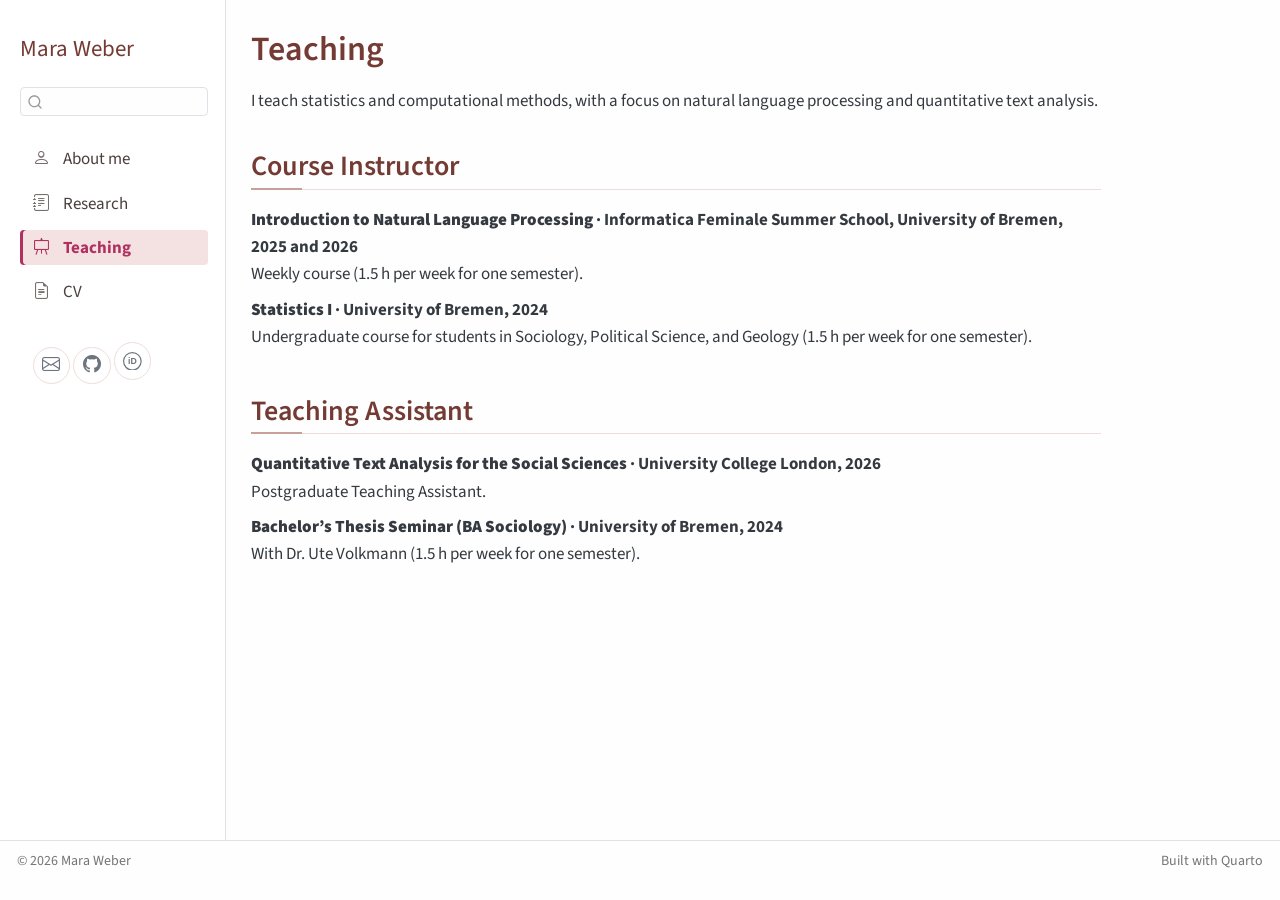
<file: teaching.html>
<!DOCTYPE html>
<html xmlns="http://www.w3.org/1999/xhtml" lang="en" xml:lang="en"><head>

<meta charset="utf-8">
<meta name="generator" content="quarto-1.10.18">

<meta name="viewport" content="width=device-width, initial-scale=1.0, user-scalable=yes">


<title>Teaching – Mara Weber</title>
<style>
/* Default styles provided by pandoc.
** See https://pandoc.org/MANUAL.html#variables-for-html for config info.
*/
span.smallcaps{font-variant: small-caps;}
div.columns{display: flex; gap: 1.5em;}
div.column{flex: auto;}
@media screen {
div.columns{gap: min(4vw, 1.5em);}
div.column{overflow-x: auto;}
}
div.hanging-indent{margin-left: 1.5em; text-indent: -1.5em;}
ul.task-list{list-style: none;}
ul.task-list li input[type="checkbox"] {
  width: 0.8em;
  margin: 0 0.8em 0.2em -1em; /* quarto-specific, see https://github.com/quarto-dev/quarto-cli/issues/4556 */ 
  vertical-align: middle;
}
</style>


<script src="site_libs/quarto-nav/quarto-nav.js"></script>
<script src="site_libs/quarto-nav/headroom.min.js"></script>
<script src="site_libs/clipboard/clipboard.min.js"></script>
<script src="site_libs/quarto-search/autocomplete.umd.js"></script>
<script src="site_libs/quarto-search/fuse.min.js"></script>
<script src="site_libs/quarto-search/quarto-search.js"></script>
<meta name="quarto:offset" content="./">
<link href="./images/favicon.svg" rel="icon" type="image/svg+xml">
<script src="site_libs/quarto-html/quarto.js" type="module"></script>
<script src="site_libs/quarto-html/tabsets/tabsets.js" type="module"></script>
<script src="site_libs/quarto-html/popper.min.js"></script>
<script src="site_libs/quarto-html/tippy.umd.min.js"></script>
<script src="site_libs/quarto-html/anchor.min.js"></script>
<link href="site_libs/quarto-html/tippy.css" rel="stylesheet">
<link href="site_libs/quarto-html/quarto-syntax-highlighting-64a204ab8560d761af7679ceaba22944.css" rel="stylesheet" id="quarto-text-highlighting-styles">
<script src="site_libs/bootstrap/bootstrap.min.js"></script>
<link href="site_libs/bootstrap/bootstrap-icons.css" rel="stylesheet">
<link href="site_libs/bootstrap/bootstrap-e20942fcc55a26b953b46695094b68a5.min.css" rel="stylesheet" append-hash="true" id="quarto-bootstrap" data-mode="light">
<script id="quarto-search-options" type="application/json">{
  "location": "sidebar",
  "copy-button": false,
  "collapse-after": 3,
  "panel-placement": "start",
  "type": "textbox",
  "limit": 50,
  "keyboard-shortcut": [
    "f",
    "/",
    "s"
  ],
  "show-item-context": false,
  "language": {
    "search-no-results-text": "No results",
    "search-matching-documents-text": "matching documents",
    "search-copy-link-title": "Copy link to search",
    "search-hide-matches-text": "Hide additional matches",
    "search-more-match-text": "more match in this document",
    "search-more-matches-text": "more matches in this document",
    "search-clear-button-title": "Clear",
    "search-text-placeholder": "",
    "search-detached-cancel-button-title": "Cancel",
    "search-submit-button-title": "Submit",
    "search-label": "Search"
  }
}</script>
<style>html{ scroll-behavior: smooth; }</style>
<meta name="google-site-verification" content="Zqq8sbmOnCHsfgMhKdx9o4PV3wAynNf_Cgp8A-0gIIA">


<meta property="og:title" content="Teaching – Mara Weber">
<meta property="og:description" content="Mara Weber, PhD student in Social Research Methods at the London School of Economics, working on computational social science and quantitative text analysis.">
<meta property="og:site_name" content="Mara Weber">
</head>

<body class="nav-sidebar docked fullcontent quarto-light">

<div id="quarto-search-results"></div>
  <header id="quarto-header" class="headroom fixed-top">
  <nav class="quarto-secondary-nav">
    <div class="container-fluid d-flex">
      <button type="button" class="quarto-btn-toggle btn" data-bs-toggle="collapse" role="button" data-bs-target=".quarto-sidebar-collapse-item" aria-controls="quarto-sidebar" aria-expanded="false" aria-label="Toggle sidebar navigation" onclick="if (window.quartoToggleHeadroom) { window.quartoToggleHeadroom(); }">
        <i class="bi bi-layout-text-sidebar-reverse"></i>
      </button>
        <nav class="quarto-page-breadcrumbs" aria-label="breadcrumb"><ol class="breadcrumb"><li class="breadcrumb-item"><a href="./teaching.html"><i class="bi bi-easel"></i> Teaching</a></li></ol></nav>
        <a class="flex-grow-1" role="navigation" data-bs-toggle="collapse" data-bs-target=".quarto-sidebar-collapse-item" aria-controls="quarto-sidebar" aria-expanded="false" aria-label="Toggle sidebar navigation" onclick="if (window.quartoToggleHeadroom) { window.quartoToggleHeadroom(); }">      
        </a>
      <button type="button" class="btn quarto-search-button" aria-label="Search" onclick="window.quartoOpenSearch();">
        <i class="bi bi-search"></i>
      </button>
    </div>
  </nav>
</header>
<!-- content -->
<div id="quarto-content" class="quarto-container page-columns page-rows-contents page-layout-article">
<!-- sidebar -->
  <nav id="quarto-sidebar" class="sidebar collapse collapse-horizontal quarto-sidebar-collapse-item sidebar-navigation docked overflow-auto">
    <div class="pt-lg-2 mt-2 text-left sidebar-header">
    <div class="sidebar-title mb-0 py-0">
      <a href="./">Mara Weber</a> 
    </div>
      </div>
        <div class="mt-2 flex-shrink-0 align-items-center">
        <div class="sidebar-search">
        <div id="quarto-search" class="" title="Search"></div>
        </div>
        </div>
    <div class="sidebar-menu-container"> 
    <ul class="list-unstyled mt-1">
        <li class="sidebar-item">
  <div class="sidebar-item-container"> 
  <a href="./index.html" class="sidebar-item-text sidebar-link">
 <span class="menu-text"><i class="bi bi-person"></i> About me</span></a>
  </div>
</li>
        <li class="sidebar-item">
  <div class="sidebar-item-container"> 
  <a href="./research.html" class="sidebar-item-text sidebar-link">
 <span class="menu-text"><i class="bi bi-journal-text"></i> Research</span></a>
  </div>
</li>
        <li class="sidebar-item">
  <div class="sidebar-item-container"> 
  <a href="./teaching.html" class="sidebar-item-text sidebar-link active">
 <span class="menu-text"><i class="bi bi-easel"></i> Teaching</span></a>
  </div>
</li>
        <li class="sidebar-item">
  <div class="sidebar-item-container"> 
  <a href="./cv.html" class="sidebar-item-text sidebar-link">
 <span class="menu-text"><i class="bi bi-file-earmark-text"></i> CV</span></a>
  </div>
</li>
    </ul>
    </div>
<div class="quarto-sidebar-footer"><div class="sidebar-footer-item">
<div class="sidebar-icons">
<p><a href="mailto:maratheresaweber@googlemail.com" aria-label="Email" title="Email"><i class="bi bi-envelope"></i></a> <a href="https://github.com/marathwe" aria-label="GitHub" title="GitHub"><i class="bi bi-github"></i></a> <a href="https://orcid.org/0009-0000-2102-072X" aria-label="ORCID" title="ORCID"><svg class="orcid-icon" viewbox="0 0 256 256" aria-hidden="true"><circle cx="128" cy="128" r="120" fill="none" stroke="currentColor" stroke-width="16"></circle><text x="128" y="170" text-anchor="middle" font-family="Arial, sans-serif" font-weight="700" font-size="120" fill="currentColor">iD</text></svg></a></p>
</div>
</div></div></nav>
<div id="quarto-sidebar-glass" class="quarto-sidebar-collapse-item" data-bs-toggle="collapse" data-bs-target=".quarto-sidebar-collapse-item"></div>
<!-- margin-sidebar -->
    
<!-- main -->
<main class="content" id="quarto-document-content">

<header id="title-block-header" class="quarto-title-block default">
<div class="quarto-title">
<h1 class="title">Teaching</h1>
</div>



<div class="quarto-title-meta">

    
  
    
  </div>
  


</header>


<p>I teach statistics and computational methods, with a focus on natural language processing and quantitative text analysis.</p>
<section id="course-instructor" class="level2">
<h2 class="anchored" data-anchor-id="course-instructor">Course Instructor</h2>
<dl>
<dt><strong>Introduction to Natural Language Processing</strong> · Informatica Feminale Summer School, University of Bremen, 2025 and 2026</dt>
<dd>
Weekly course (1.5 h per week for one semester).
</dd>
<dt><strong>Statistics I</strong> · University of Bremen, 2024</dt>
<dd>
Undergraduate course for students in Sociology, Political Science, and Geology (1.5 h per week for one semester).
</dd>
</dl>
</section>
<section id="teaching-assistant" class="level2">
<h2 class="anchored" data-anchor-id="teaching-assistant">Teaching Assistant</h2>
<dl>
<dt><strong>Quantitative Text Analysis for the Social Sciences</strong> · University College London, 2026</dt>
<dd>
Postgraduate Teaching Assistant.
</dd>
<dt><strong>Bachelor’s Thesis Seminar (BA Sociology)</strong> · University of Bremen, 2024</dt>
<dd>
With Dr.&nbsp;Ute Volkmann (1.5 h per week for one semester).
</dd>
</dl>


</section>

</main> <!-- /main -->
<script id="quarto-html-after-body" type="application/javascript">
  window.document.addEventListener("DOMContentLoaded", function (event) {
    const icon = "";
    const anchorJS = new window.AnchorJS();
    anchorJS.options = {
      placement: 'right',
      icon: icon
    };
    anchorJS.add('.anchored');
    const isCodeAnnotation = (el) => {
      for (const clz of el.classList) {
        if (clz.startsWith('code-annotation-')) {                     
          return true;
        }
      }
      return false;
    }
    const onCopySuccess = function(e) {
      // button target
      const button = e.trigger;
      // don't keep focus
      button.blur();
      // flash "checked"
      button.classList.add('code-copy-button-checked');
      var currentTitle = button.getAttribute("title");
      button.setAttribute("title", "Copied!");
      let tooltip;
      if (window.bootstrap) {
        button.setAttribute("data-bs-toggle", "tooltip");
        button.setAttribute("data-bs-placement", "left");
        button.setAttribute("data-bs-title", "Copied!");
        tooltip = new bootstrap.Tooltip(button, 
          { trigger: "manual", 
            customClass: "code-copy-button-tooltip",
            offset: [0, -8]});
        tooltip.show();    
      }
      setTimeout(function() {
        if (tooltip) {
          tooltip.hide();
          button.removeAttribute("data-bs-title");
          button.removeAttribute("data-bs-toggle");
          button.removeAttribute("data-bs-placement");
        }
        button.setAttribute("title", currentTitle);
        button.classList.remove('code-copy-button-checked');
      }, 1000);
      // clear code selection
      e.clearSelection();
    }
    const getTextToCopy = function(trigger) {
      const outerScaffold = trigger.parentElement.cloneNode(true);
      const codeEl = outerScaffold.querySelector('code');
      for (const childEl of codeEl.children) {
        if (isCodeAnnotation(childEl)) {
          childEl.remove();
        }
      }
      return codeEl.innerText;
    }
    const clipboard = new window.ClipboardJS('.code-copy-button:not([data-in-quarto-modal])', {
      text: getTextToCopy
    });
    clipboard.on('success', onCopySuccess);
    if (window.document.getElementById('quarto-embedded-source-code-modal')) {
      const clipboardModal = new window.ClipboardJS('.code-copy-button[data-in-quarto-modal]', {
        text: getTextToCopy,
        container: window.document.getElementById('quarto-embedded-source-code-modal')
      });
      clipboardModal.on('success', onCopySuccess);
    }
      var localhostRegex = new RegExp(/^(?:http|https):\/\/localhost\:?[0-9]*\//);
      var mailtoRegex = new RegExp(/^mailto:/);
        var filterRegex = new RegExp("https:\/\/marathwe\.github\.io");
      var isInternal = (href) => {
          return filterRegex.test(href) || localhostRegex.test(href) || mailtoRegex.test(href);
      }
      // Inspect non-navigation links and adorn them if external
     var links = window.document.querySelectorAll('a[href]:not(.nav-link):not(.navbar-brand):not(.toc-action):not(.sidebar-link):not(.sidebar-item-toggle):not(.pagination-link):not(.no-external):not([aria-hidden]):not(.dropdown-item):not(.quarto-navigation-tool):not(.about-link)');
      for (var i=0; i<links.length; i++) {
        const link = links[i];
        if (!isInternal(link.href)) {
          // undo the damage that might have been done by quarto-nav.js in the case of
          // links that we want to consider external
          if (link.dataset.originalHref !== undefined) {
            link.href = link.dataset.originalHref;
          }
            // target, if specified
            link.setAttribute("target", "_blank");
            if (link.getAttribute("rel") === null) {
              link.setAttribute("rel", "noopener");
            }
        }
      }
    function tippyHover(el, contentFn, onTriggerFn, onUntriggerFn) {
      const config = {
        allowHTML: true,
        maxWidth: 500,
        delay: 100,
        arrow: false,
        appendTo: function(el) {
            return el.parentElement;
        },
        interactive: true,
        interactiveBorder: 10,
        theme: 'quarto',
        placement: 'bottom-start',
      };
      if (contentFn) {
        config.content = contentFn;
      }
      if (onTriggerFn) {
        config.onTrigger = onTriggerFn;
      }
      if (onUntriggerFn) {
        config.onUntrigger = onUntriggerFn;
      }
      window.tippy(el, config); 
    }
    const noterefs = window.document.querySelectorAll('a[role="doc-noteref"]');
    for (var i=0; i<noterefs.length; i++) {
      const ref = noterefs[i];
      tippyHover(ref, function() {
        // use id or data attribute instead here
        let href = ref.getAttribute('data-footnote-href') || ref.getAttribute('href');
        try { href = new URL(href).hash; } catch {}
        const id = href.replace(/^#\/?/, "");
        const note = window.document.getElementById(id);
        if (note) {
          return note.innerHTML;
        } else {
          return "";
        }
      });
    }
    const xrefs = window.document.querySelectorAll('a.quarto-xref');
    const processXRef = (id, note) => {
      // Strip column container classes
      const stripColumnClz = (el) => {
        el.classList.remove("page-full", "page-columns");
        if (el.children) {
          for (const child of el.children) {
            stripColumnClz(child);
          }
        }
      }
      stripColumnClz(note)
      if (id === null || id.startsWith('sec-')) {
        // Special case sections, only their first couple elements
        const container = document.createElement("div");
        if (note.children && note.children.length > 2) {
          container.appendChild(note.children[0].cloneNode(true));
          for (let i = 1; i < note.children.length; i++) {
            const child = note.children[i];
            if (child.tagName === "P" && child.innerText === "") {
              continue;
            } else {
              container.appendChild(child.cloneNode(true));
              break;
            }
          }
          if (window.Quarto?.typesetMath) {
            window.Quarto.typesetMath(container);
          }
          return container.innerHTML
        } else {
          if (window.Quarto?.typesetMath) {
            window.Quarto.typesetMath(note);
          }
          return note.innerHTML;
        }
      } else {
        // Remove any anchor links if they are present
        const anchorLink = note.querySelector('a.anchorjs-link');
        if (anchorLink) {
          anchorLink.remove();
        }
        if (window.Quarto?.typesetMath) {
          window.Quarto.typesetMath(note);
        }
        if (note.classList.contains("callout")) {
          return note.outerHTML;
        } else {
          return note.innerHTML;
        }
      }
    }
    for (var i=0; i<xrefs.length; i++) {
      const xref = xrefs[i];
      tippyHover(xref, undefined, function(instance) {
        instance.disable();
        let url = xref.getAttribute('href');
        let hash = undefined; 
        if (url.startsWith('#')) {
          hash = url;
        } else {
          try { hash = new URL(url).hash; } catch {}
        }
        if (hash) {
          const id = hash.replace(/^#\/?/, "");
          const note = window.document.getElementById(id);
          if (note !== null) {
            try {
              const html = processXRef(id, note.cloneNode(true));
              instance.setContent(html);
            } finally {
              instance.enable();
              instance.show();
            }
          } else {
            // See if we can fetch this
            fetch(url.split('#')[0])
            .then(res => res.text())
            .then(html => {
              const parser = new DOMParser();
              const htmlDoc = parser.parseFromString(html, "text/html");
              const note = htmlDoc.getElementById(id);
              if (note !== null) {
                const html = processXRef(id, note);
                instance.setContent(html);
              } 
            }).finally(() => {
              instance.enable();
              instance.show();
            });
          }
        } else {
          // See if we can fetch a full url (with no hash to target)
          // This is a special case and we should probably do some content thinning / targeting
          fetch(url)
          .then(res => res.text())
          .then(html => {
            const parser = new DOMParser();
            const htmlDoc = parser.parseFromString(html, "text/html");
            const note = htmlDoc.querySelector('main.content');
            if (note !== null) {
              // This should only happen for chapter cross references
              // (since there is no id in the URL)
              // remove the first header
              if (note.children.length > 0 && note.children[0].tagName === "HEADER") {
                note.children[0].remove();
              }
              const html = processXRef(null, note);
              instance.setContent(html);
            } 
          }).finally(() => {
            instance.enable();
            instance.show();
          });
        }
      }, function(instance) {
      });
    }
        let selectedAnnoteEl;
        const selectorForAnnotation = ( cell, annotation) => {
          let cellAttr = 'data-code-cell="' + cell + '"';
          let lineAttr = 'data-code-annotation="' +  annotation + '"';
          const selector = 'span[' + cellAttr + '][' + lineAttr + ']';
          return selector;
        }
        const selectCodeLines = (annoteEl) => {
          const doc = window.document;
          const targetCell = annoteEl.getAttribute("data-target-cell");
          const targetAnnotation = annoteEl.getAttribute("data-target-annotation");
          const annoteSpan = window.document.querySelector(selectorForAnnotation(targetCell, targetAnnotation));
          const lines = annoteSpan.getAttribute("data-code-lines").split(",");
          const lineIds = lines.map((line) => {
            return targetCell + "-" + line;
          })
          let top = null;
          let height = null;
          let parent = null;
          if (lineIds.length > 0) {
              //compute the position of the single el (top and bottom and make a div)
              const el = window.document.getElementById(lineIds[0]);
              top = el.offsetTop;
              height = el.offsetHeight;
              parent = el.parentElement.parentElement;
            if (lineIds.length > 1) {
              const lastEl = window.document.getElementById(lineIds[lineIds.length - 1]);
              const bottom = lastEl.offsetTop + lastEl.offsetHeight;
              height = bottom - top;
            }
            if (top !== null && height !== null && parent !== null) {
              // cook up a div (if necessary) and position it 
              let div = window.document.getElementById("code-annotation-line-highlight");
              if (div === null) {
                div = window.document.createElement("div");
                div.setAttribute("id", "code-annotation-line-highlight");
                div.style.position = 'absolute';
                parent.appendChild(div);
              }
              div.style.top = top - 2 + "px";
              div.style.height = height + 4 + "px";
              div.style.left = 0;
              let gutterDiv = window.document.getElementById("code-annotation-line-highlight-gutter");
              if (gutterDiv === null) {
                gutterDiv = window.document.createElement("div");
                gutterDiv.setAttribute("id", "code-annotation-line-highlight-gutter");
                gutterDiv.style.position = 'absolute';
                const codeCell = window.document.getElementById(targetCell);
                const gutter = codeCell.querySelector('.code-annotation-gutter');
                gutter.appendChild(gutterDiv);
              }
              gutterDiv.style.top = top - 2 + "px";
              gutterDiv.style.height = height + 4 + "px";
            }
            selectedAnnoteEl = annoteEl;
          }
        };
        const unselectCodeLines = () => {
          const elementsIds = ["code-annotation-line-highlight", "code-annotation-line-highlight-gutter"];
          elementsIds.forEach((elId) => {
            const div = window.document.getElementById(elId);
            if (div) {
              div.remove();
            }
          });
          selectedAnnoteEl = undefined;
        };
          // Handle positioning of the toggle
      window.addEventListener(
        "resize",
        throttle(() => {
          elRect = undefined;
          if (selectedAnnoteEl) {
            selectCodeLines(selectedAnnoteEl);
          }
        }, 10)
      );
      function throttle(fn, ms) {
      let throttle = false;
      let timer;
        return (...args) => {
          if(!throttle) { // first call gets through
              fn.apply(this, args);
              throttle = true;
          } else { // all the others get throttled
              if(timer) clearTimeout(timer); // cancel #2
              timer = setTimeout(() => {
                fn.apply(this, args);
                timer = throttle = false;
              }, ms);
          }
        };
      }
        // Attach click handler to the DT
        const annoteDls = window.document.querySelectorAll('dt[data-target-cell]');
        for (const annoteDlNode of annoteDls) {
          annoteDlNode.addEventListener('click', (event) => {
            const clickedEl = event.target;
            if (clickedEl !== selectedAnnoteEl) {
              unselectCodeLines();
              const activeEl = window.document.querySelector('dt[data-target-cell].code-annotation-active');
              if (activeEl) {
                activeEl.classList.remove('code-annotation-active');
              }
              selectCodeLines(clickedEl);
              clickedEl.classList.add('code-annotation-active');
            } else {
              // Unselect the line
              unselectCodeLines();
              clickedEl.classList.remove('code-annotation-active');
            }
          });
        }
    const findCites = (el) => {
      const parentEl = el.parentElement;
      if (parentEl) {
        const cites = parentEl.dataset.cites;
        if (cites) {
          return {
            el,
            cites: cites.split(' ')
          };
        } else {
          return findCites(el.parentElement)
        }
      } else {
        return undefined;
      }
    };
    var bibliorefs = window.document.querySelectorAll('a[role="doc-biblioref"]');
    for (var i=0; i<bibliorefs.length; i++) {
      const ref = bibliorefs[i];
      const citeInfo = findCites(ref);
      if (citeInfo) {
        tippyHover(citeInfo.el, function() {
          var popup = window.document.createElement('div');
          citeInfo.cites.forEach(function(cite) {
            var citeDiv = window.document.createElement('div');
            citeDiv.classList.add('hanging-indent');
            citeDiv.classList.add('csl-entry');
            var biblioDiv = window.document.getElementById('ref-' + cite);
            if (biblioDiv) {
              citeDiv.innerHTML = biblioDiv.innerHTML;
            }
            popup.appendChild(citeDiv);
          });
          return popup.innerHTML;
        });
      }
    }
  });
  </script>
</div> <!-- /content -->
<footer class="footer">
  <div class="nav-footer">
    <div class="nav-footer-left">
<p>© 2026 Mara Weber</p>
</div>   
    <div class="nav-footer-center">
      &nbsp;
    </div>
    <div class="nav-footer-right">
<p>Built with <a href="https://quarto.org">Quarto</a></p>
</div>
  </div>
</footer>




<script src="site_libs/quarto-html/zenscroll-min.js"></script>
</body></html>
</file>
<file: site_libs/quarto-html/tippy.css>
.tippy-box[data-animation=fade][data-state=hidden]{opacity:0}[data-tippy-root]{max-width:calc(100vw - 10px)}.tippy-box{position:relative;background-color:#333;color:#fff;border-radius:4px;font-size:14px;line-height:1.4;white-space:normal;outline:0;transition-property:transform,visibility,opacity}.tippy-box[data-placement^=top]>.tippy-arrow{bottom:0}.tippy-box[data-placement^=top]>.tippy-arrow:before{bottom:-7px;left:0;border-width:8px 8px 0;border-top-color:initial;transform-origin:center top}.tippy-box[data-placement^=bottom]>.tippy-arrow{top:0}.tippy-box[data-placement^=bottom]>.tippy-arrow:before{top:-7px;left:0;border-width:0 8px 8px;border-bottom-color:initial;transform-origin:center bottom}.tippy-box[data-placement^=left]>.tippy-arrow{right:0}.tippy-box[data-placement^=left]>.tippy-arrow:before{border-width:8px 0 8px 8px;border-left-color:initial;right:-7px;transform-origin:center left}.tippy-box[data-placement^=right]>.tippy-arrow{left:0}.tippy-box[data-placement^=right]>.tippy-arrow:before{left:-7px;border-width:8px 8px 8px 0;border-right-color:initial;transform-origin:center right}.tippy-box[data-inertia][data-state=visible]{transition-timing-function:cubic-bezier(.54,1.5,.38,1.11)}.tippy-arrow{width:16px;height:16px;color:#333}.tippy-arrow:before{content:"";position:absolute;border-color:transparent;border-style:solid}.tippy-content{position:relative;padding:5px 9px;z-index:1}
</file>
<file: site_libs/quarto-html/quarto-syntax-highlighting-64a204ab8560d761af7679ceaba22944.css>
/* quarto syntax highlight colors */
:root {
  --quarto-hl-ot-color: #003B4F;
  --quarto-hl-at-color: #657422;
  --quarto-hl-ss-color: #20794D;
  --quarto-hl-an-color: #5E5E5E;
  --quarto-hl-fu-color: #4758AB;
  --quarto-hl-st-color: #20794D;
  --quarto-hl-cf-color: #003B4F;
  --quarto-hl-op-color: #5E5E5E;
  --quarto-hl-er-color: #AD0000;
  --quarto-hl-bn-color: #AD0000;
  --quarto-hl-al-color: #AD0000;
  --quarto-hl-va-color: #111111;
  --quarto-hl-bu-color: inherit;
  --quarto-hl-ex-color: inherit;
  --quarto-hl-pp-color: #AD0000;
  --quarto-hl-in-color: #5E5E5E;
  --quarto-hl-vs-color: #20794D;
  --quarto-hl-wa-color: #5E5E5E;
  --quarto-hl-do-color: #5E5E5E;
  --quarto-hl-im-color: #00769E;
  --quarto-hl-ch-color: #20794D;
  --quarto-hl-dt-color: #AD0000;
  --quarto-hl-fl-color: #AD0000;
  --quarto-hl-co-color: #5E5E5E;
  --quarto-hl-cv-color: #5E5E5E;
  --quarto-hl-cn-color: #8f5902;
  --quarto-hl-sc-color: #5E5E5E;
  --quarto-hl-dv-color: #AD0000;
  --quarto-hl-kw-color: #003B4F;
}

/* other quarto variables */
:root {
  --quarto-font-monospace: SFMono-Regular, Menlo, Monaco, Consolas, "Liberation Mono", "Courier New", monospace;
}

/* syntax highlight based on Pandoc's rules */
pre > code.sourceCode > span {
  color: #003B4F;
}

code.sourceCode > span {
  color: #003B4F;
}

div.sourceCode,
div.sourceCode pre.sourceCode {
  color: #003B4F;
}

/* Normal */
code span {
  color: #003B4F;
}

/* Alert */
code span.al {
  color: #AD0000;
  font-style: inherit;
}

/* Annotation */
code span.an {
  color: #5E5E5E;
  font-style: inherit;
}

/* Attribute */
code span.at {
  color: #657422;
  font-style: inherit;
}

/* BaseN */
code span.bn {
  color: #AD0000;
  font-style: inherit;
}

/* BuiltIn */
code span.bu {
  font-style: inherit;
}

/* ControlFlow */
code span.cf {
  color: #003B4F;
  font-weight: bold;
  font-style: inherit;
}

/* Char */
code span.ch {
  color: #20794D;
  font-style: inherit;
}

/* Constant */
code span.cn {
  color: #8f5902;
  font-style: inherit;
}

/* Comment */
code span.co {
  color: #5E5E5E;
  font-style: inherit;
}

/* CommentVar */
code span.cv {
  color: #5E5E5E;
  font-style: italic;
}

/* Documentation */
code span.do {
  color: #5E5E5E;
  font-style: italic;
}

/* DataType */
code span.dt {
  color: #AD0000;
  font-style: inherit;
}

/* DecVal */
code span.dv {
  color: #AD0000;
  font-style: inherit;
}

/* Error */
code span.er {
  color: #AD0000;
  font-style: inherit;
}

/* Extension */
code span.ex {
  font-style: inherit;
}

/* Float */
code span.fl {
  color: #AD0000;
  font-style: inherit;
}

/* Function */
code span.fu {
  color: #4758AB;
  font-style: inherit;
}

/* Import */
code span.im {
  color: #00769E;
  font-style: inherit;
}

/* Information */
code span.in {
  color: #5E5E5E;
  font-style: inherit;
}

/* Keyword */
code span.kw {
  color: #003B4F;
  font-weight: bold;
  font-style: inherit;
}

/* Operator */
code span.op {
  color: #5E5E5E;
  font-style: inherit;
}

/* Other */
code span.ot {
  color: #003B4F;
  font-style: inherit;
}

/* Preprocessor */
code span.pp {
  color: #AD0000;
  font-style: inherit;
}

/* SpecialChar */
code span.sc {
  color: #5E5E5E;
  font-style: inherit;
}

/* SpecialString */
code span.ss {
  color: #20794D;
  font-style: inherit;
}

/* String */
code span.st {
  color: #20794D;
  font-style: inherit;
}

/* Variable */
code span.va {
  color: #111111;
  font-style: inherit;
}

/* VerbatimString */
code span.vs {
  color: #20794D;
  font-style: inherit;
}

/* Warning */
code span.wa {
  color: #5E5E5E;
  font-style: italic;
}

.prevent-inlining {
  content: "</";
}

/*# sourceMappingURL=9d8d5bb603a83b8298b89080a598c93b.css.map */
</file>
